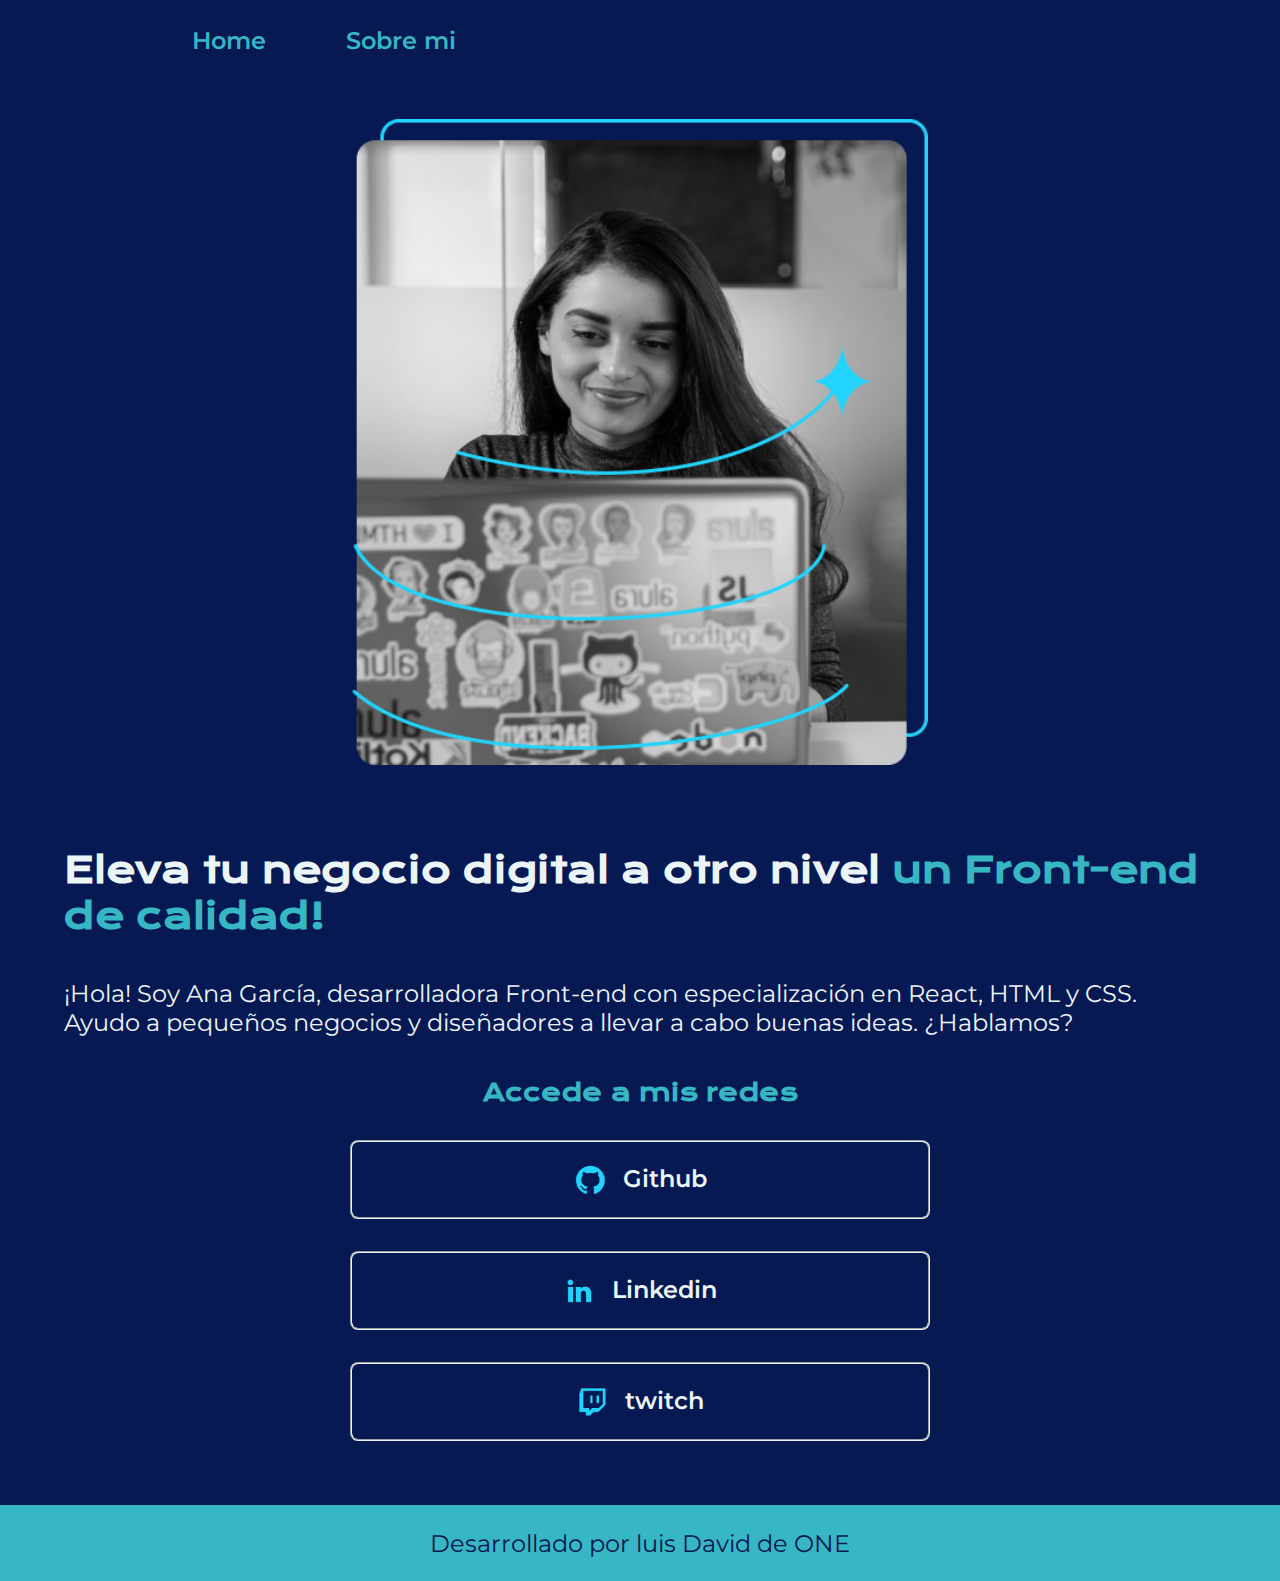
<file: index.html>
<!DOCTYPE html>
<html lang="es">
<head>
    <meta charset="UTF-8">
    <meta name="viewport" content="width=device-width, initial-scale=1.0">
    <link rel="stylesheet" href="style.css">
    <link rel="preconnect" href="https://fonts.googleapis.com">
    <link rel="preconnect" href="https://fonts.gstatic.com" crossorigin>
    <link href="https://fonts.googleapis.com/css2?family=Krona+One&family=Montserrat:ital,wght@0,100..900;1,100..900&display=swap" rel="stylesheet">
    <title>Protafolio</title>
</head>
<body>
    <header>
        <div class="barra">
           <a class="barra__inicio" href="index.html">Home</a>
           <a class="barra__sobreMi" href="Sobremi.html">Sobre mi</a> 
        </div></header>
    <main class="contenedor">
         <section class="contenedor__descripciones">
            <h1 class="Titulo">Eleva tu negocio digital a otro nivel <strong>un Front-end de calidad!</strong></h1>
            <p class="Descripcion">¡Hola! Soy Ana García, desarrolladora Front-end con especialización en React, HTML y CSS. Ayudo a pequeños negocios y diseñadores a llevar a cabo buenas ideas. ¿Hablamos?
            </p>
            <div class="contenedor__descripciones__botones">
                <h2 class="contenedor__descripciones__titulo">Accede a mis redes</h2>
                <a class="Btn" href="https://github.com/kablade012"><img src="img/github.png" alt="logo Github"> Github</a>
                <a  class="Btn" href="https://www.instagram.com/luis_k001/"><img src="img/linkedin.png" alt="Logo Linkedin"> Linkedin</a>
                <a class="Btn" href="https://www.twitch.tv/"> <img src="img/twitch.png" alt="Logo twitch" > twitch</a>

            </div>
        </section>
            <img class="presentacion__img" src="img/Imagem.png" alt="Imagen de Ana Garcia Trabajando">
        
    </main>
    <footer>
        <p class="footer">Desarrollado por luis David de ONE</p>
    </footer>
</body>
</html>
</file>
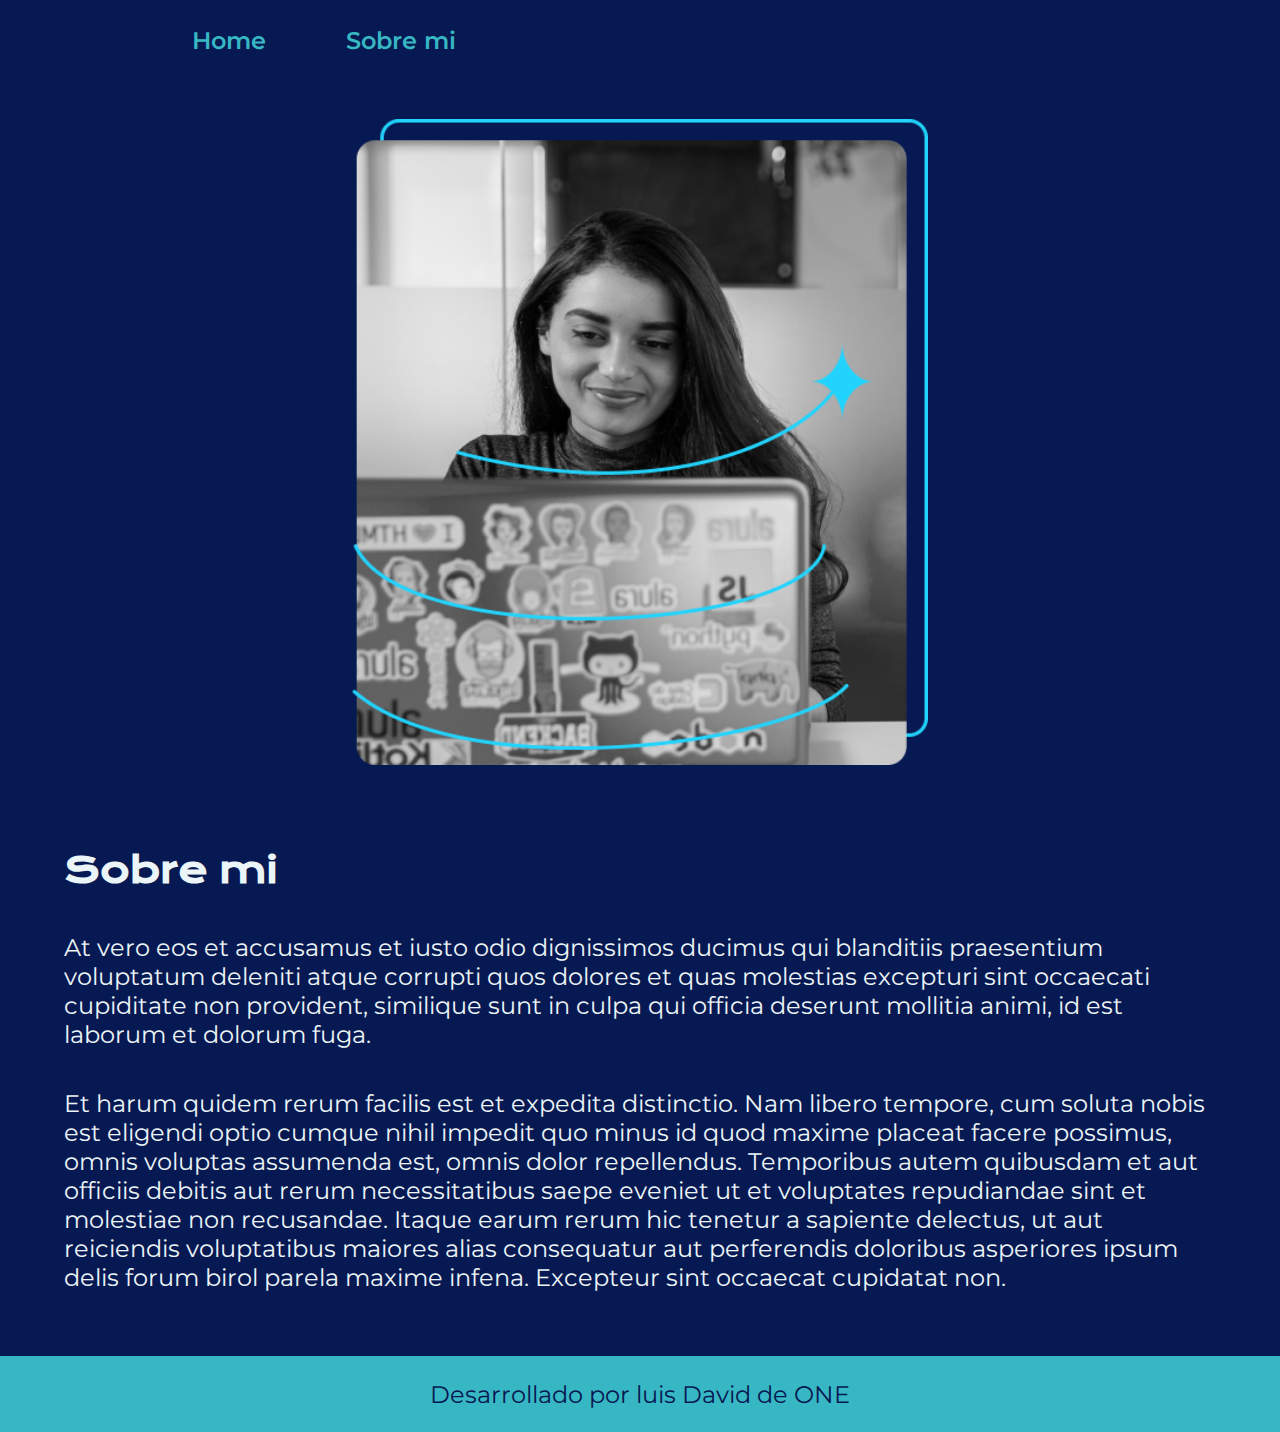
<file: Sobremi.html>
<!DOCTYPE html>
<html lang="es">
<head>
    <meta charset="UTF-8">
    <meta name="viewport" content="width=device-width, initial-scale=1.0">
    <link rel="stylesheet" href="style.css">
    <link rel="preconnect" href="https://fonts.googleapis.com">
    <link rel="preconnect" href="https://fonts.gstatic.com" crossorigin>
    <link href="https://fonts.googleapis.com/css2?family=Krona+One&family=Montserrat:ital,wght@0,100..900;1,100..900&display=swap" rel="stylesheet">
    <title>Protafolio</title>
</head>
<body>
    <header>
        <div class="barra">
           <a class="barra__inicio" href="index.html">Home</a>
           <a class="barra__sobreMi" href="Sobremi.html">Sobre mi</a> 
        </div></header>
    <main class="contenedor">
         <section class="contenedor__descripciones">
            <h1 class="Titulo">Sobre mi </h1>
            <p class="Descripcion">At vero eos et accusamus et iusto odio dignissimos ducimus qui blanditiis praesentium voluptatum deleniti atque corrupti quos dolores et quas molestias excepturi sint occaecati cupiditate non provident, similique sunt in culpa qui officia deserunt mollitia animi, id est laborum et dolorum fuga.     
            </p>
            <p class="Descripcion">Et harum quidem rerum facilis est et expedita distinctio. Nam libero tempore, cum soluta nobis est eligendi optio cumque nihil impedit quo minus id quod maxime placeat facere possimus, omnis voluptas assumenda est, omnis dolor repellendus. Temporibus autem quibusdam et aut officiis debitis aut rerum necessitatibus saepe eveniet ut et voluptates repudiandae sint et molestiae non recusandae. Itaque earum rerum hic tenetur a sapiente delectus, ut aut reiciendis voluptatibus maiores alias consequatur aut perferendis doloribus asperiores ipsum delis forum birol parela maxime infena. Excepteur sint occaecat cupidatat non.</p>
            
        </section>
            <img class="presentacion__img" src="img/Imagem.png" alt="Imagen de Ana Garcia Trabajando">
        
    </main>
    <footer>
        <p class="footer">Desarrollado por luis David de ONE</p>
    </footer>
</body>
</html>
</file>
<file: style.css>
:root{
    --primario:   #EBF4F6 ;   
    --secundario:   #37B7C3;        
    --oscuro:       #071952 ;    
   
} 
* {
    padding: 0;
    margin:0;
}
    
   
   
   html {
       font-size: 62.5%;
       
   }
   /* globales */   
   body{
       background-color: var(--oscuro);
       box-sizing: border-box;
       
    
   }

   .contenedor {
    padding: 10rem ;
    display: flex;
    align-items: center;
    justify-content: space-between;
    padding: 6% 15%;
    gap: 8.2rem;
    

   }
   @media (max-width: 1280px ) {
       .contenedor{
         flex-direction: column-reverse;
         padding: 5%;
       }
   }

   .contenedor__descripciones{
    width: 61.5rem;
    display: flex;
    flex-direction: column;
    gap: 4rem;
}
@media (max-width: 1280px ) {
   .contenedor__descripciones{
      width: auto;
   }
    
}
  

   .Titulo{
    font-size: 3.6rem;
    color: var(--primario);
    font-family: "krona one", sans-serif;
   }
   strong {
    color: var(--secundario);

   }

   .Descripcion{
    color: var(--primario);
    font-family: "Montserrat", sans-serif;
    font-size: 2.4rem;

}
  

   .Btn{
    display: flex;
    justify-content:center;
    gap: 1.6rem;
    background-color: var(--oscuro);
    color: var(--primario);
    text-decoration: none;
    border-radius: 0.8rem;
    border: 0.2rem  groove #EBF4F6;
    padding: 2.15rem 0 ;
    width: 50%;
    font-family: "Montserrat" , sans-serif; 
    font-size: 2.4rem;
    font-weight: 600;
    text-align: center;

    
   }
   :hover.Btn{
    background-color: var(--secundario);
    color: var(--oscuro);
    border: none;
    
   }


.contenedor__descripciones__titulo{
    font-size: 2.4rem;
    font-family: "krona one", sans-serif;
    color: var(--secundario);

}

 .contenedor__descripciones__botones{
    display: flex;
    flex-direction: column;
    justify-content: center;
    gap: 3.2rem;
    align-items: center;
    
 }

 .presentacion__img{
   width: 50%;

 }

 /* header */
 .barra{
    display: flex;
    gap: 8rem;
    padding: 2% 0% 0% 15%;
    
 }

 @media (max-width: 1200px  ) {
    .barra{
      padding: 10%;
      justify-content: center;    
   }     
 }
   
 .barra__inicio{
    color: var(--secundario);
    font-size: 2.4rem;
    text-decoration: none;
    border: 1rem;
    font-family:  "Montserrat" , sans-serif;
    font-weight: 600;
 }
 .barra__sobreMi{
    color: var(--secundario);
    font-size: 2.4rem;
    text-decoration: none;
    border: 1rem;
    font-family:  "Montserrat" , sans-serif;
    font-weight: 600;

 }


 /*footer*/ 

 .footer{
    text-align: center;
    background-color: var(--secundario);
    padding: 2.364rem;
    font-size: 2.4rem;
    font-family: "Montserrat" , sans-serif;
    font-weight: 400 ;
    color: var(--oscuro);

 }
</file>
